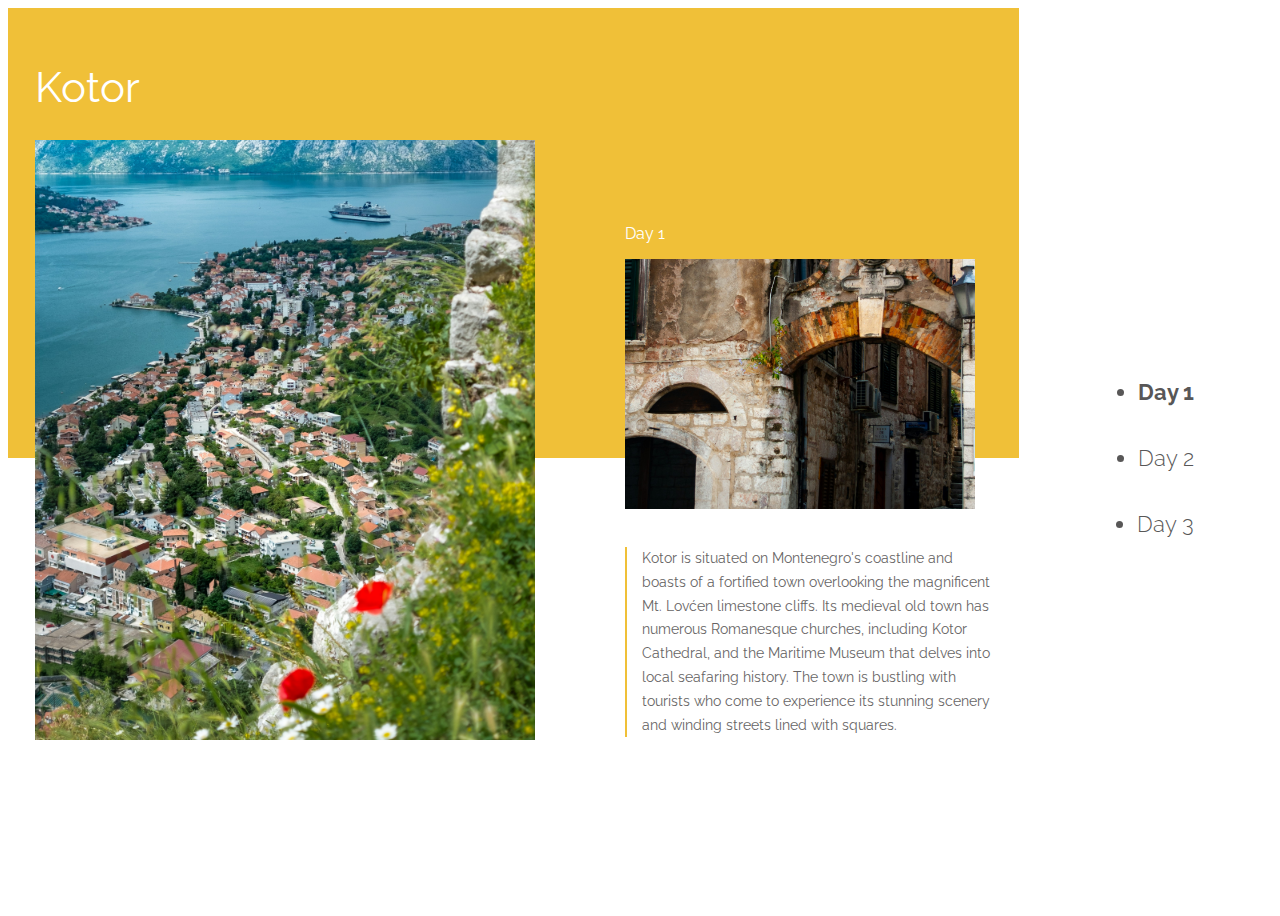
<file: holberton shit/index.html>
<!DOCTYPE html>
<html lang="en">
  <head>
    <meta charset="UTF-8" />
    <meta name="viewport" content="width=device-width, initial-scale=1.0" />
    <link rel="preconnect" href="https://fonts.googleapis.com" />
    <link rel="preconnect" href="https://fonts.gstatic.com" crossorigin />
    <link
      href="https://fonts.googleapis.com/css2?family=Raleway:ital,wght@0,100..900;1,100..900&display=swap"
      rel="stylesheet"
    />
    <link rel="stylesheet" href="./style.css" />
    <title>Trip Planner</title>
  </head>
  <body>
    <main class="main-box">
      <section class="info">
        <div class="img-container">
          <div>
            <h1 class="spot">Kotor</h1>
            <img class="pic1" src="./imgs/kotor2.jpg" />
          </div>
          <div class="img2-box">
            <p class="day">Day 1</p>
            <img src="./imgs/kotor1.jpg" class="pic2" />
            <p class="spot-info">
              Kotor is situated on Montenegro's coastline and boasts of a
              fortified town overlooking the magnificent Mt. Lovćen limestone
              cliffs. Its medieval old town has numerous Romanesque churches,
              including Kotor Cathedral, and the Maritime Museum that delves
              into local seafaring history. The town is bustling with tourists
              who come to experience its stunning scenery and winding streets
              lined with squares.
            </p>
          </div>
        </div>
        <div class="bg-yellow"></div>
      </section>
      <section class="days-list">
        <ul class="list">
          <li class="day1-btn">Day 1</li>
          <li class="day2-btn">Day 2</li>
          <li class="day3-btn">Day 3</li>
        </ul>
      </section>
    </main>
    <script src="main.js"></script>
  </body>
</html>
</file>
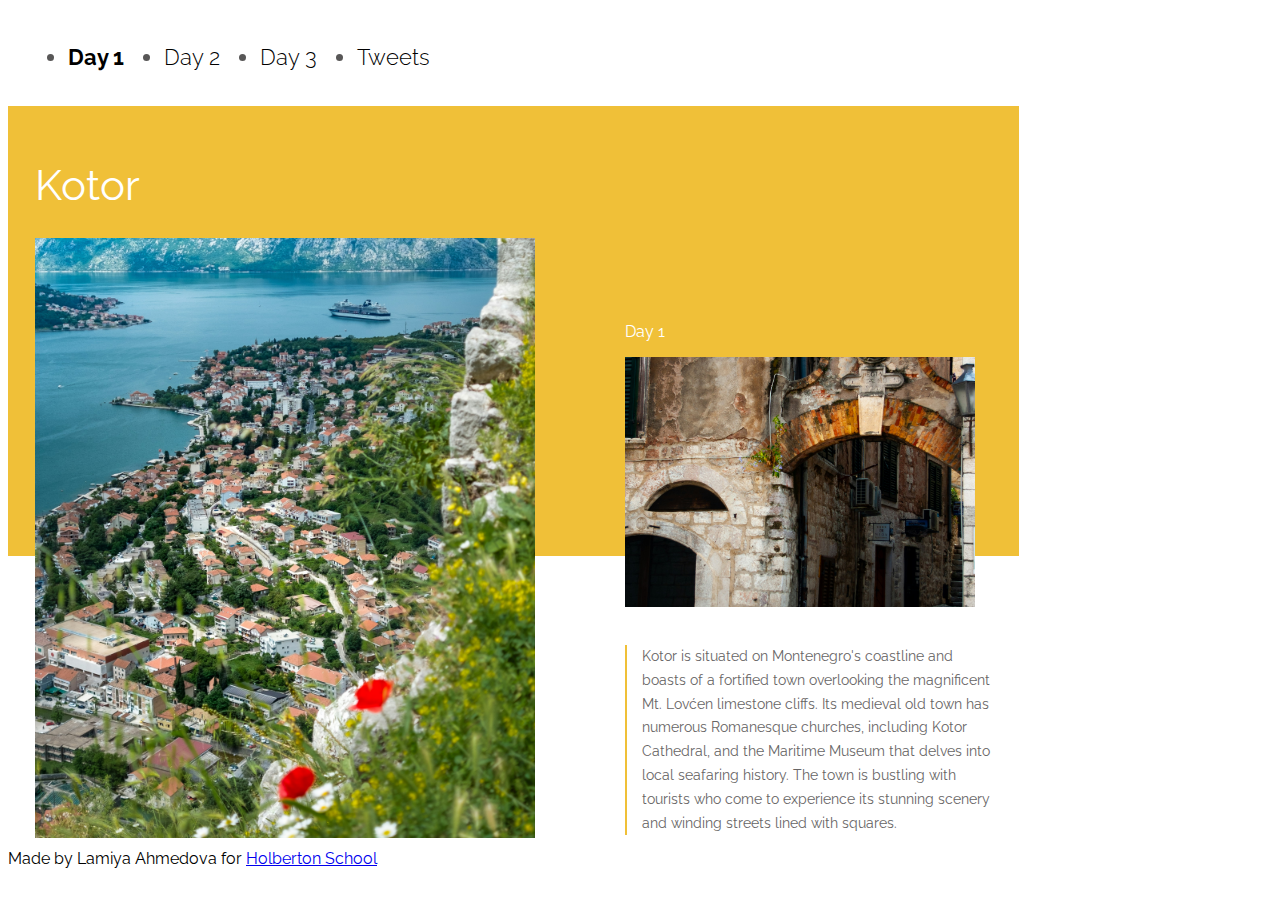
<file: holberton/index.html>
<!DOCTYPE html>
<html lang="en">
  <head>
    <meta charset="UTF-8" />
    <meta name="viewport" content="width=device-width, initial-scale=1.0" />
    <link rel="preconnect" href="https://fonts.googleapis.com" />
    <link rel="preconnect" href="https://fonts.gstatic.com" crossorigin />
    <link
      href="https://fonts.googleapis.com/css2?family=Raleway:ital,wght@0,100..900;1,100..900&display=swap"
      rel="stylesheet"
    />
    <link rel="stylesheet" href="./style.css" />
    <title>Trip Planner</title>
  </head>
  <body>
    <header>
      <nav class="days-list">
        <ul class="list">
          <li><a  class=" day-btn day1-btn" href="#">Day 1</a></li>
          <li ><a class=" day-btn day2-btn" href="#">Day 2</a></li>
          <li><a class="day-btn day3-btn" href="#">Day 3</a></li>
          <li><a class="day-btn day3-btn" href="/HOLBERTON-PRJ/holberton/tweets.html">Tweets</a></li>
        </ul>
      </nav>
    </header>
    <main class="main-box">
      <article class="info">
        <div class="img-container">
          <div>
            <h1 class="spot">Kotor</h1>
            <img class="pic1" src="./imgs/kotor2.jpg" />
          </div>
          <div class="img2-box">
            <p class="day">Day 1</p>
            <img src="./imgs/kotor1.jpg" class="pic2" />
            <p class="spot-info">
              Kotor is situated on Montenegro's coastline and boasts of a
              fortified town overlooking the magnificent Mt. Lovćen limestone
              cliffs. Its medieval old town has numerous Romanesque churches,
              including Kotor Cathedral, and the Maritime Museum that delves
              into local seafaring history. The town is bustling with tourists
              who come to experience its stunning scenery and winding streets
              lined with squares.
            </p>
          </div>
        </div>
        <div class="bg-yellow"></div>
      </article>
    </main>

    <aside>
      <div id="disqus_thread"></div>
      <script>
          (function() { 
          var d = document, s = d.createElement('script');
          s.src = 'https://lyami.disqus.com/embed.js';
          s.setAttribute('data-timestamp', +new Date());
          (d.head || d.body).appendChild(s);
          })();
      </script>
      <noscript>Please enable JavaScript to view the <a href="https://disqus.com/?ref_noscript">comments powered by Disqus.</a></noscript>
          <script id="dsq-count-scr" src="//lyami.disqus.com/count.js" async></script>
    </aside> 
    <footer >Made by Lamiya Ahmedova for <a href="https://apply.holbertonschool.com" target="_blank">Holberton School</a></footer>
    <script src="main.js"></script>
  </body>
</html>
</file>
<file: holberton shit/style.css>
body {
  font-family: "Raleway", sans-serif;
}
.pic1 {
  width: 500px;
  height: 600px;
  object-fit: cover;
}
.pic2 {
  width: 350px;
  height: 250px;
  object-fit: cover;
  padding-bottom: 20px;
}
.spot-info {
  color: #676565;
  line-height: 1.7;
  font-size: 14px;
  width: 350px;
  border-left: #f0c038 2px solid;
  padding-left: 15px;
}
.main-box {
  display: flex;
  width: 100%;
  height: 100vh;
}
.info {
  width: 80%;
  position: relative;
}
.bg-yellow {
  position: absolute;
  top: 0;
  left: 0;
  background-color: #f0c038;
  height: 50vh;
  width: 100%;
  z-index: -1;
}
.days-list {
  width: 20%;
}
.spot {
  color: #ffff;
  font-size: 42px;
  padding-top: 20px;
  font-weight: 400;
}
.img-container {
  display: flex;
  justify-content: center;
  align-items: center;
  gap: 90px;
}
.img2-box {
  padding-top: 200px;
}
.day {
  color: white;
}
.list {
  display: flex;
  flex-direction: column;
  gap: 40px;
  align-items: center;
  justify-content: center;
}
.days-list {
  display: flex;
  align-items: center;
  justify-content: center;
}
li {
  color: rgb(88, 87, 87);
  font-size: 22px;
  font-weight: 300;
}
.day1-btn {
  font-weight: bold;
}
</file>
<file: holberton/style.css>
body {
  font-family: "Raleway", sans-serif;
}
.pic1 {
  width: 500px;
  height: 600px;
  object-fit: cover;
}
.pic2 {
  width: 350px;
  height: 250px;
  object-fit: cover;
  padding-bottom: 20px;
}
.spot-info {
  color: #676565;
  line-height: 1.7;
  font-size: 14px;
  width: 350px;
  border-left: #f0c038 2px solid;
  padding-left: 15px;
}
.main-box {
  display: flex;
  width: 100%;
  /* height: 100vh; */
}
.info {
  width: 80%;
  position: relative;
}
.bg-yellow {
  position: absolute;
  top: 0;
  left: 0;
  background-color: #f0c038;
  height: 50vh;
  width: 100%;
  z-index: -1;
}
.days-list {
  width: 100%;
  padding: 20px;
}
.spot {
  color: #ffff;
  font-size: 42px;
  padding-top: 20px;
  font-weight: 400;
}
.img-container {
  display: flex;
  justify-content: center;
  align-items: center;
  gap: 90px;
}
.img2-box {
  padding-top: 200px;
}
.day {
  color: white;
}
.list {
  display: flex;
  gap: 40px;
  
}

li {
  color: rgb(88, 87, 87);
  font-size: 22px;
  font-weight: 300;
}
.day1-btn {
  font-weight: bold;
  
}

.day-btn{
  text-decoration: none;
 color:black;
}
</file>
